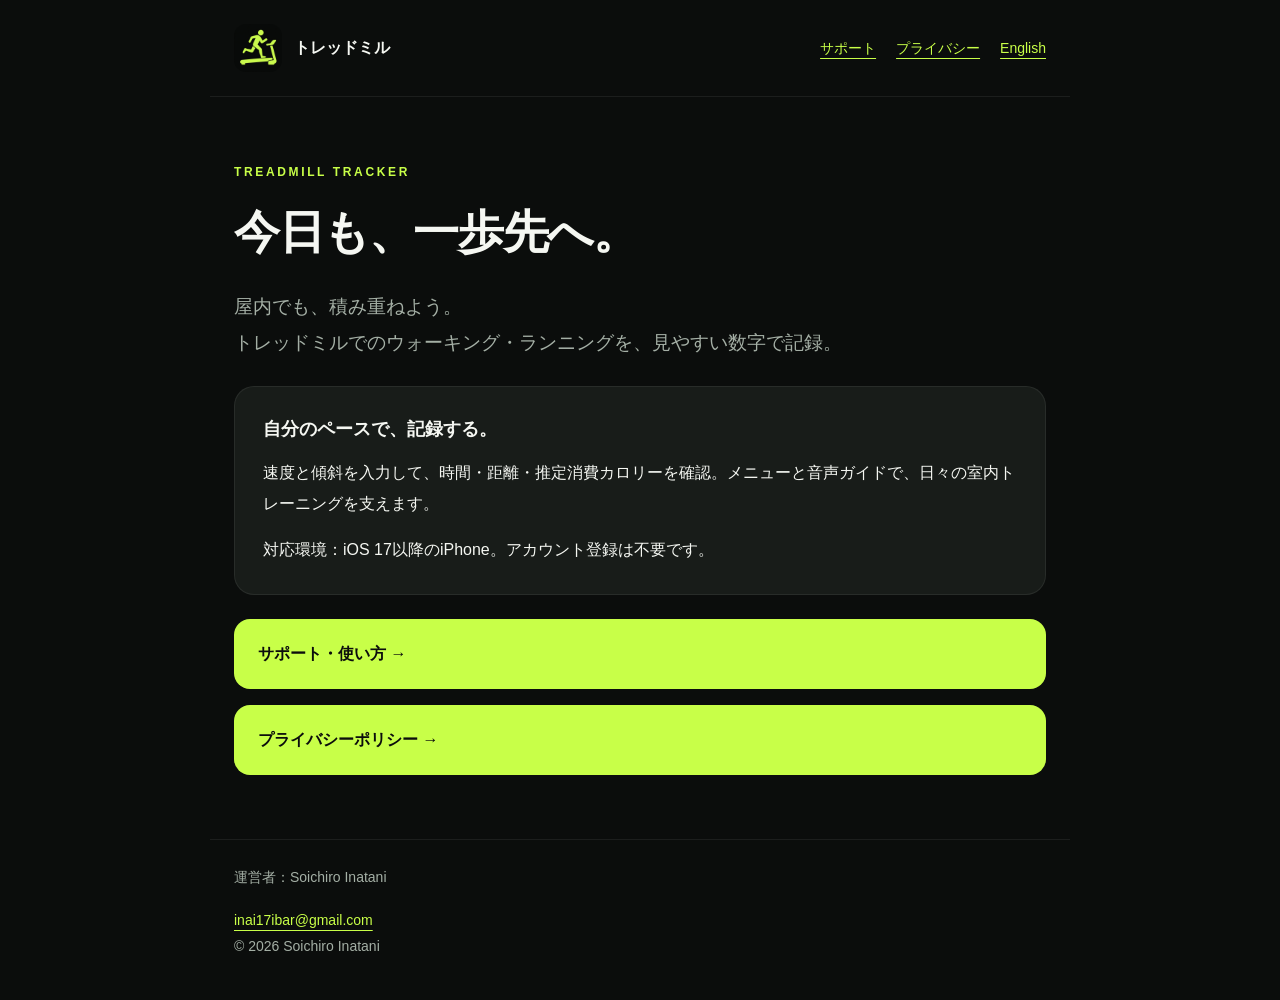
<file: docs/index.html>
<!doctype html>
<html lang="ja">
<head>
  <meta charset="utf-8">
  <meta name="viewport" content="width=device-width, initial-scale=1">
  <meta name="color-scheme" content="dark">
  <meta name="description" content="トレッドミルのサポートとプライバシー情報。屋内ウォーキング・ランニングの記録に。">
  <title>今日も、一歩先へ。 | トレッドミル</title>
  <link rel="canonical" href="https://inai17ibar.github.io/treadmill-tracker-ios/index.html">
  <link rel="alternate" hreflang="ja" href="https://inai17ibar.github.io/treadmill-tracker-ios/index.html">
  <link rel="alternate" hreflang="en" href="https://inai17ibar.github.io/treadmill-tracker-ios/en/index.html">
  <link rel="icon" href="icon.png" type="image/png">
  <link rel="stylesheet" href="style.css">
</head>
<body>
  <a class="skip" href="#main">本文へ</a>
  <header><a class="brand" href="index.html"><img src="icon.png" alt="" width="48" height="48">トレッドミル</a>
  <nav aria-label="メインメニュー"><a href="support.html">サポート</a><a href="privacy.html">プライバシー</a><a href="en/index.html" lang="en">English</a></nav></header>
  <main id="main"><p class="eyebrow">TREADMILL TRACKER</p><h1>今日も、一歩先へ。</h1><p class="lead">屋内でも、積み重ねよう。<br>トレッドミルでのウォーキング・ランニングを、見やすい数字で記録。</p>
<section><h2>自分のペースで、記録する。</h2><p>速度と傾斜を入力して、時間・距離・推定消費カロリーを確認。メニューと音声ガイドで、日々の室内トレーニングを支えます。</p><p>対応環境：iOS 17以降のiPhone。アカウント登録は不要です。</p></section>
<div class="links"><a href="support.html">サポート・使い方 →</a><a href="privacy.html">プライバシーポリシー →</a></div></main>
  <footer><p>運営者：Soichiro Inatani</p><a href="mailto:inai17ibar@gmail.com">inai17ibar@gmail.com</a>
  <p>© 2026 Soichiro Inatani</p></footer>
</body>
</html>
</file>
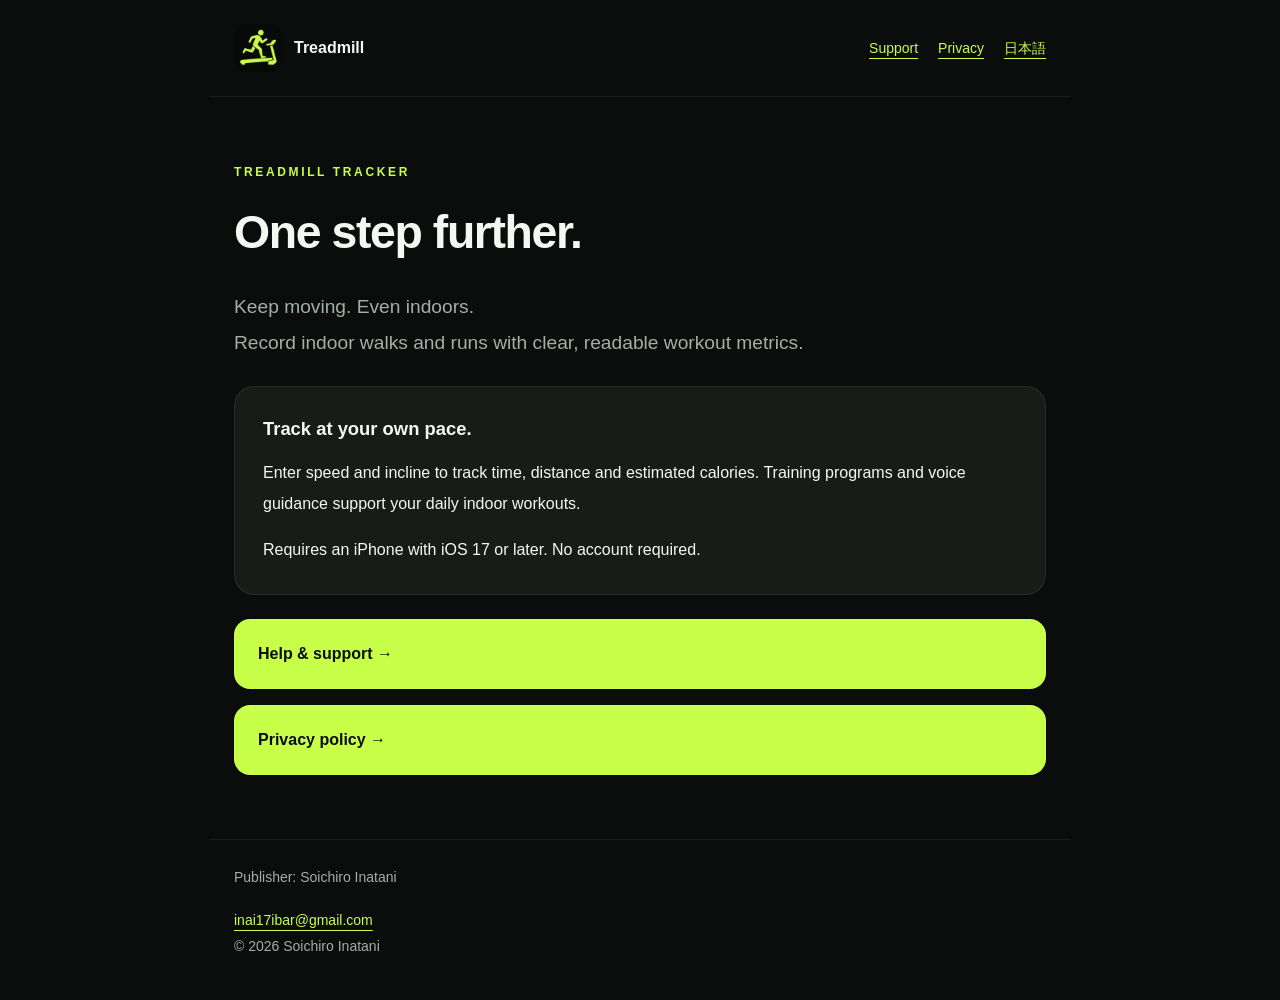
<file: docs/en/index.html>
<!doctype html>
<html lang="en">
<head>
  <meta charset="utf-8">
  <meta name="viewport" content="width=device-width, initial-scale=1">
  <meta name="color-scheme" content="dark">
  <meta name="description" content="Help and privacy information for Treadmill, an indoor walking and running workout tracker.">
  <title>One step further. | Treadmill</title>
  <link rel="canonical" href="https://inai17ibar.github.io/treadmill-tracker-ios/en/index.html">
  <link rel="alternate" hreflang="ja" href="https://inai17ibar.github.io/treadmill-tracker-ios/index.html">
  <link rel="alternate" hreflang="en" href="https://inai17ibar.github.io/treadmill-tracker-ios/en/index.html">
  <link rel="icon" href="../icon.png" type="image/png">
  <link rel="stylesheet" href="../style.css">
</head>
<body>
  <a class="skip" href="#main">Skip to content</a>
  <header><a class="brand" href="index.html"><img src="../icon.png" alt="" width="48" height="48">Treadmill</a>
  <nav aria-label="Main navigation"><a href="support.html">Support</a><a href="privacy.html">Privacy</a><a href="../index.html" lang="ja">日本語</a></nav></header>
  <main id="main"><p class="eyebrow">TREADMILL TRACKER</p><h1>One step further.</h1><p class="lead">Keep moving. Even indoors.<br>Record indoor walks and runs with clear, readable workout metrics.</p>
<section><h2>Track at your own pace.</h2><p>Enter speed and incline to track time, distance and estimated calories. Training programs and voice guidance support your daily indoor workouts.</p><p>Requires an iPhone with iOS 17 or later. No account required.</p></section>
<div class="links"><a href="support.html">Help & support →</a><a href="privacy.html">Privacy policy →</a></div></main>
  <footer><p>Publisher: Soichiro Inatani</p><a href="mailto:inai17ibar@gmail.com">inai17ibar@gmail.com</a>
  <p>© 2026 Soichiro Inatani</p></footer>
</body>
</html>
</file>
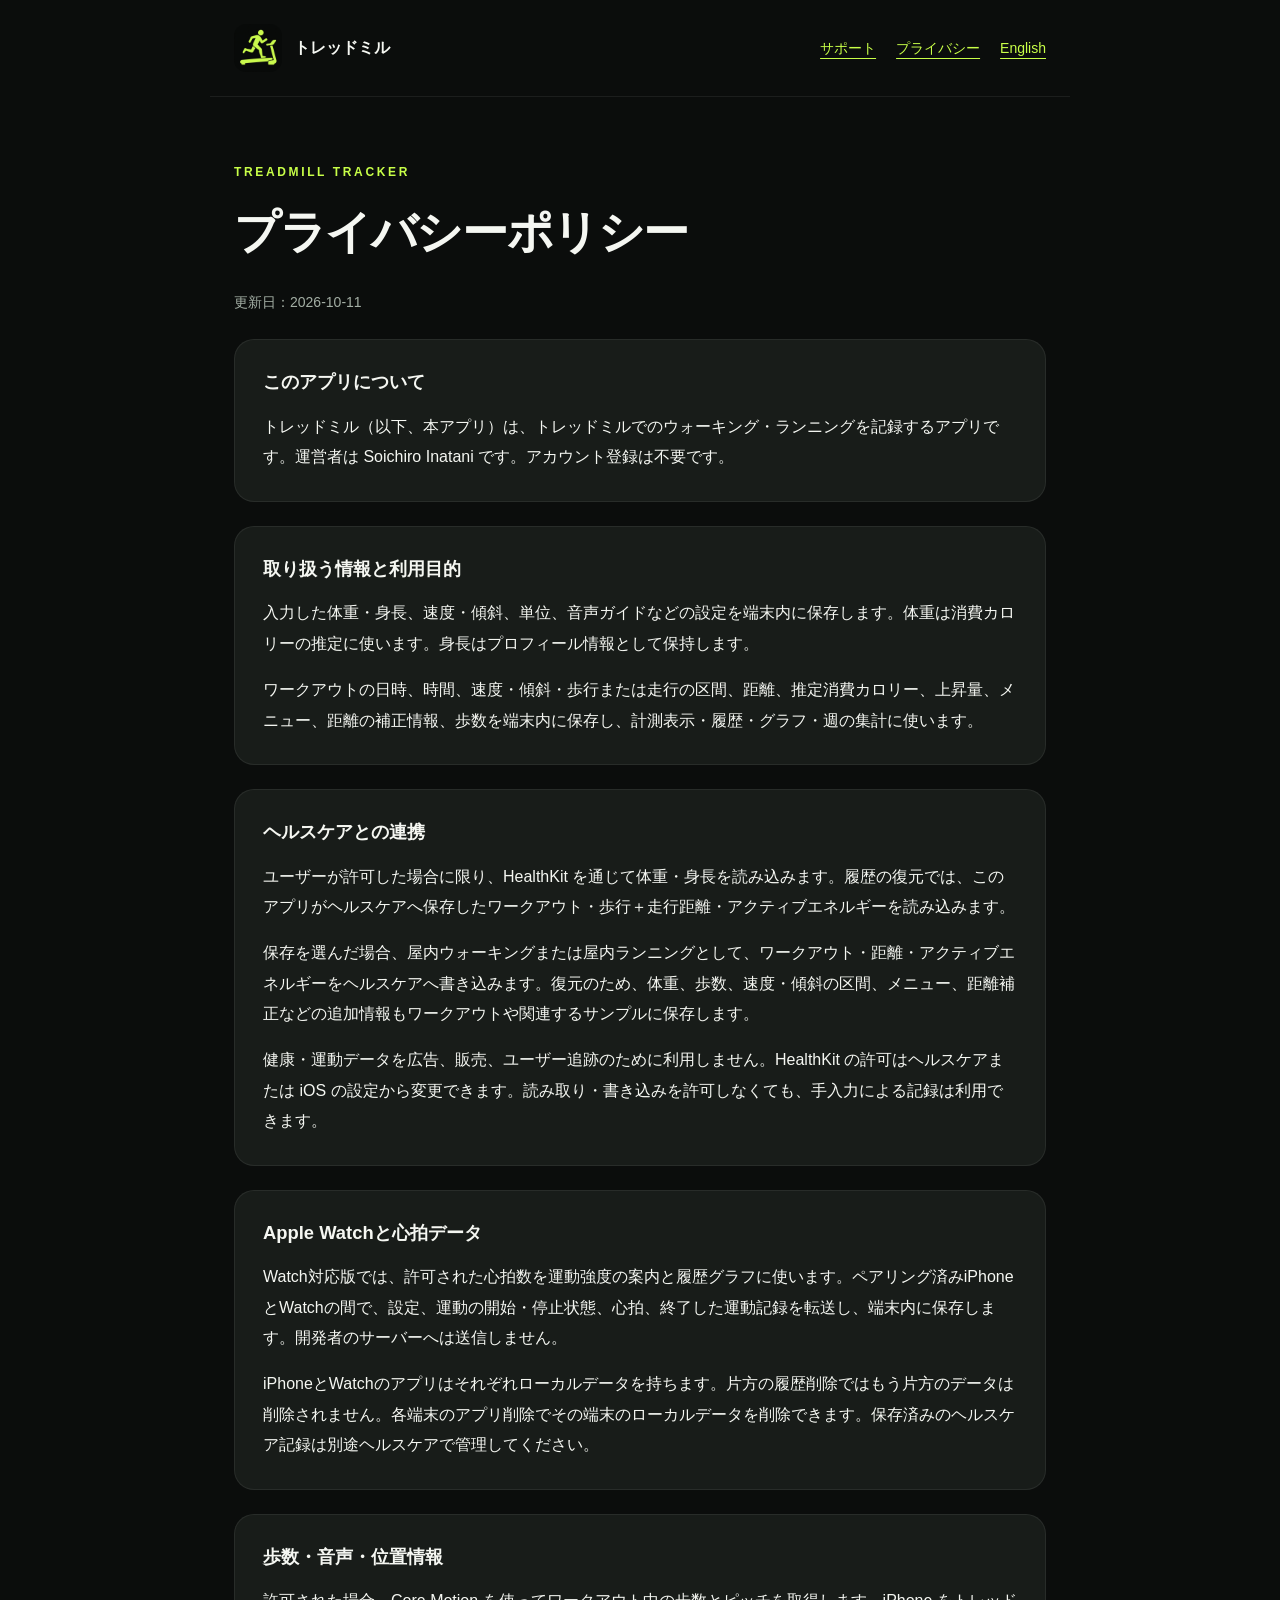
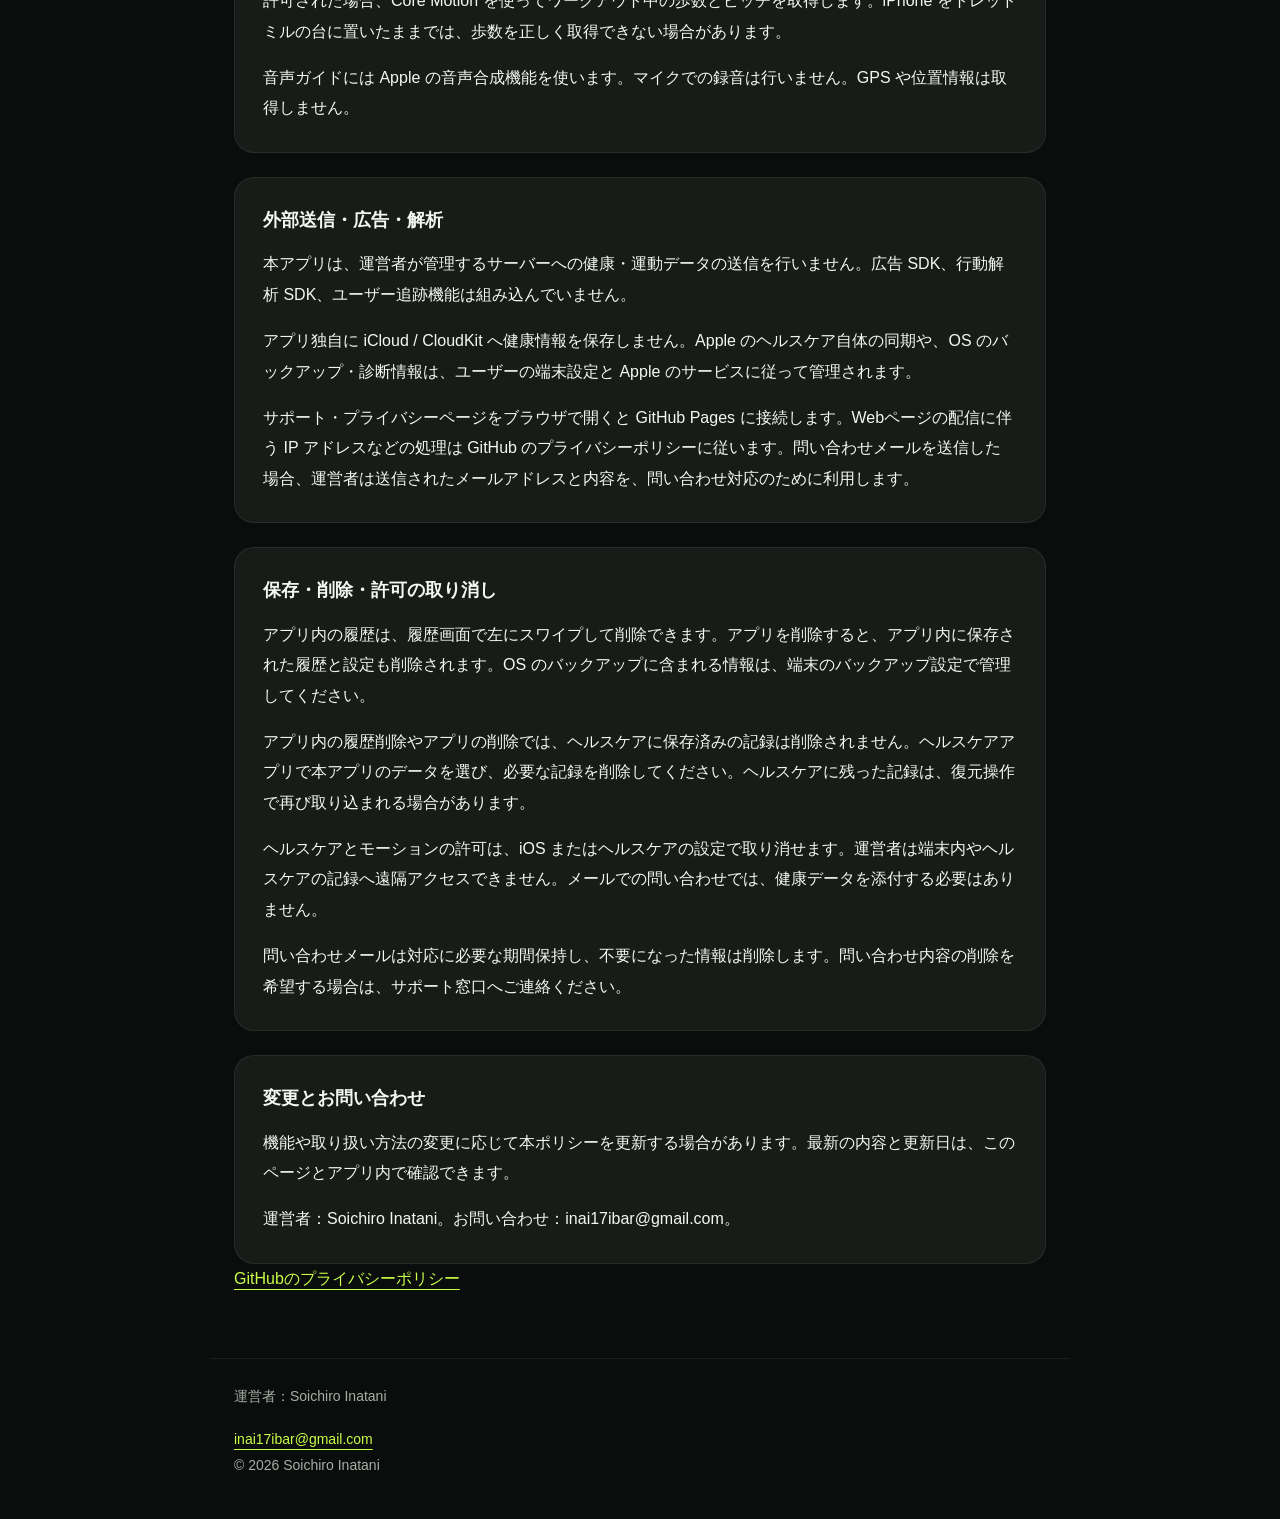
<file: docs/privacy.html>
<!doctype html>
<html lang="ja">
<head>
  <meta charset="utf-8">
  <meta name="viewport" content="width=device-width, initial-scale=1">
  <meta name="color-scheme" content="dark">
  <meta name="description" content="トレッドミルのサポートとプライバシー情報。屋内ウォーキング・ランニングの記録に。">
  <title>プライバシーポリシー | トレッドミル</title>
  <link rel="canonical" href="https://inai17ibar.github.io/treadmill-tracker-ios/privacy.html">
  <link rel="alternate" hreflang="ja" href="https://inai17ibar.github.io/treadmill-tracker-ios/privacy.html">
  <link rel="alternate" hreflang="en" href="https://inai17ibar.github.io/treadmill-tracker-ios/en/privacy.html">
  <link rel="icon" href="icon.png" type="image/png">
  <link rel="stylesheet" href="style.css">
</head>
<body>
  <a class="skip" href="#main">本文へ</a>
  <header><a class="brand" href="index.html"><img src="icon.png" alt="" width="48" height="48">トレッドミル</a>
  <nav aria-label="メインメニュー"><a href="support.html">サポート</a><a href="privacy.html">プライバシー</a><a href="en/privacy.html" lang="en">English</a></nav></header>
  <main id="main"><p class="eyebrow">TREADMILL TRACKER</p><h1>プライバシーポリシー</h1><p class="updated">更新日：2026-10-11</p>
<section><h2>このアプリについて</h2><p>トレッドミル（以下、本アプリ）は、トレッドミルでのウォーキング・ランニングを記録するアプリです。運営者は Soichiro Inatani です。アカウント登録は不要です。</p></section>
<section><h2>取り扱う情報と利用目的</h2><p>入力した体重・身長、速度・傾斜、単位、音声ガイドなどの設定を端末内に保存します。体重は消費カロリーの推定に使います。身長はプロフィール情報として保持します。</p><p>ワークアウトの日時、時間、速度・傾斜・歩行または走行の区間、距離、推定消費カロリー、上昇量、メニュー、距離の補正情報、歩数を端末内に保存し、計測表示・履歴・グラフ・週の集計に使います。</p></section>
<section><h2>ヘルスケアとの連携</h2><p>ユーザーが許可した場合に限り、HealthKit を通じて体重・身長を読み込みます。履歴の復元では、このアプリがヘルスケアへ保存したワークアウト・歩行＋走行距離・アクティブエネルギーを読み込みます。</p><p>保存を選んだ場合、屋内ウォーキングまたは屋内ランニングとして、ワークアウト・距離・アクティブエネルギーをヘルスケアへ書き込みます。復元のため、体重、歩数、速度・傾斜の区間、メニュー、距離補正などの追加情報もワークアウトや関連するサンプルに保存します。</p><p>健康・運動データを広告、販売、ユーザー追跡のために利用しません。HealthKit の許可はヘルスケアまたは iOS の設定から変更できます。読み取り・書き込みを許可しなくても、手入力による記録は利用できます。</p></section>
<section><h2>Apple Watchと心拍データ</h2><p>Watch対応版では、許可された心拍数を運動強度の案内と履歴グラフに使います。ペアリング済みiPhoneとWatchの間で、設定、運動の開始・停止状態、心拍、終了した運動記録を転送し、端末内に保存します。開発者のサーバーへは送信しません。</p><p>iPhoneとWatchのアプリはそれぞれローカルデータを持ちます。片方の履歴削除ではもう片方のデータは削除されません。各端末のアプリ削除でその端末のローカルデータを削除できます。保存済みのヘルスケア記録は別途ヘルスケアで管理してください。</p></section>
<section><h2>歩数・音声・位置情報</h2><p>許可された場合、Core Motion を使ってワークアウト中の歩数とピッチを取得します。iPhone をトレッドミルの台に置いたままでは、歩数を正しく取得できない場合があります。</p><p>音声ガイドには Apple の音声合成機能を使います。マイクでの録音は行いません。GPS や位置情報は取得しません。</p></section>
<section><h2>外部送信・広告・解析</h2><p>本アプリは、運営者が管理するサーバーへの健康・運動データの送信を行いません。広告 SDK、行動解析 SDK、ユーザー追跡機能は組み込んでいません。</p><p>アプリ独自に iCloud / CloudKit へ健康情報を保存しません。Apple のヘルスケア自体の同期や、OS のバックアップ・診断情報は、ユーザーの端末設定と Apple のサービスに従って管理されます。</p><p>サポート・プライバシーページをブラウザで開くと GitHub Pages に接続します。Webページの配信に伴う IP アドレスなどの処理は GitHub のプライバシーポリシーに従います。問い合わせメールを送信した場合、運営者は送信されたメールアドレスと内容を、問い合わせ対応のために利用します。</p></section>
<section><h2>保存・削除・許可の取り消し</h2><p>アプリ内の履歴は、履歴画面で左にスワイプして削除できます。アプリを削除すると、アプリ内に保存された履歴と設定も削除されます。OS のバックアップに含まれる情報は、端末のバックアップ設定で管理してください。</p><p>アプリ内の履歴削除やアプリの削除では、ヘルスケアに保存済みの記録は削除されません。ヘルスケアアプリで本アプリのデータを選び、必要な記録を削除してください。ヘルスケアに残った記録は、復元操作で再び取り込まれる場合があります。</p><p>ヘルスケアとモーションの許可は、iOS またはヘルスケアの設定で取り消せます。運営者は端末内やヘルスケアの記録へ遠隔アクセスできません。メールでの問い合わせでは、健康データを添付する必要はありません。</p><p>問い合わせメールは対応に必要な期間保持し、不要になった情報は削除します。問い合わせ内容の削除を希望する場合は、サポート窓口へご連絡ください。</p></section>
<section><h2>変更とお問い合わせ</h2><p>機能や取り扱い方法の変更に応じて本ポリシーを更新する場合があります。最新の内容と更新日は、このページとアプリ内で確認できます。</p><p>運営者：Soichiro Inatani。お問い合わせ：inai17ibar@gmail.com。</p></section>
<p><a href="https://docs.github.com/ja/site-policy/privacy-policies/github-general-privacy-statement">GitHubのプライバシーポリシー</a></p></main>
  <footer><p>運営者：Soichiro Inatani</p><a href="mailto:inai17ibar@gmail.com">inai17ibar@gmail.com</a>
  <p>© 2026 Soichiro Inatani</p></footer>
</body>
</html>
</file>
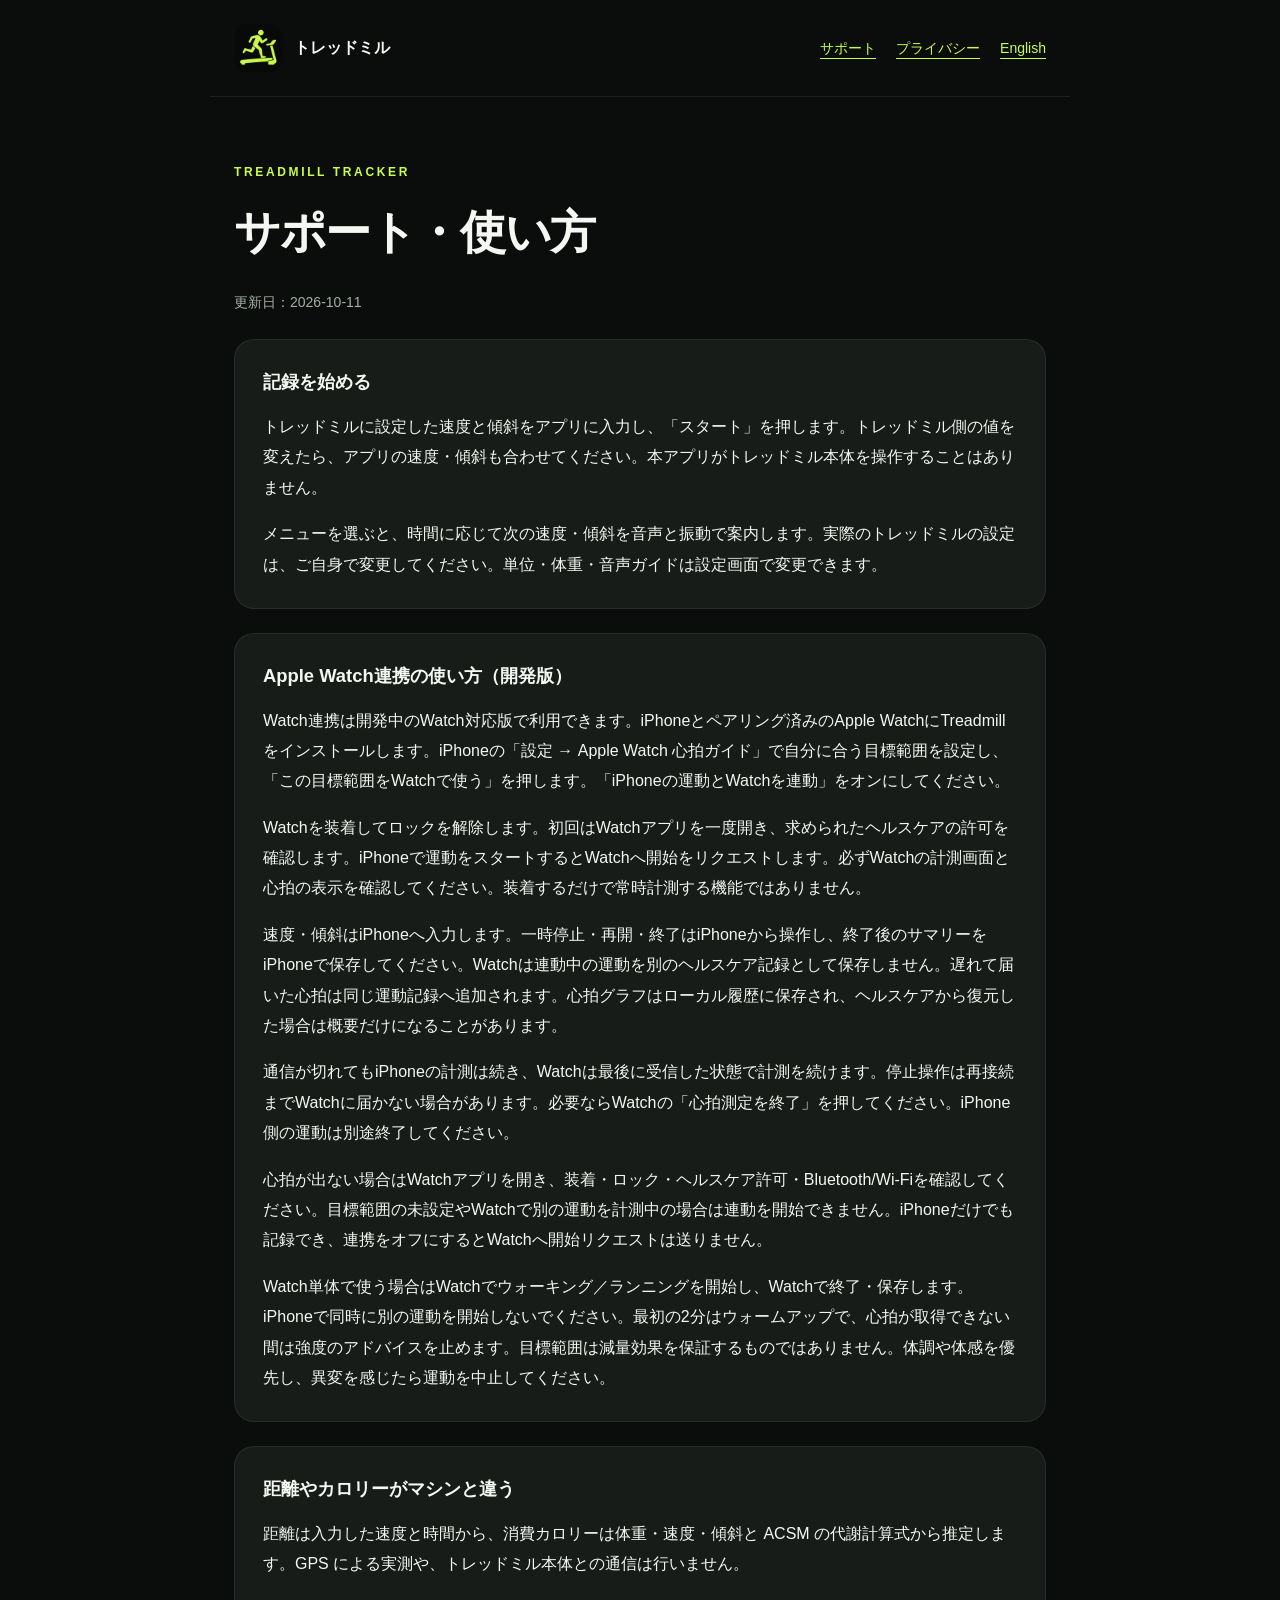
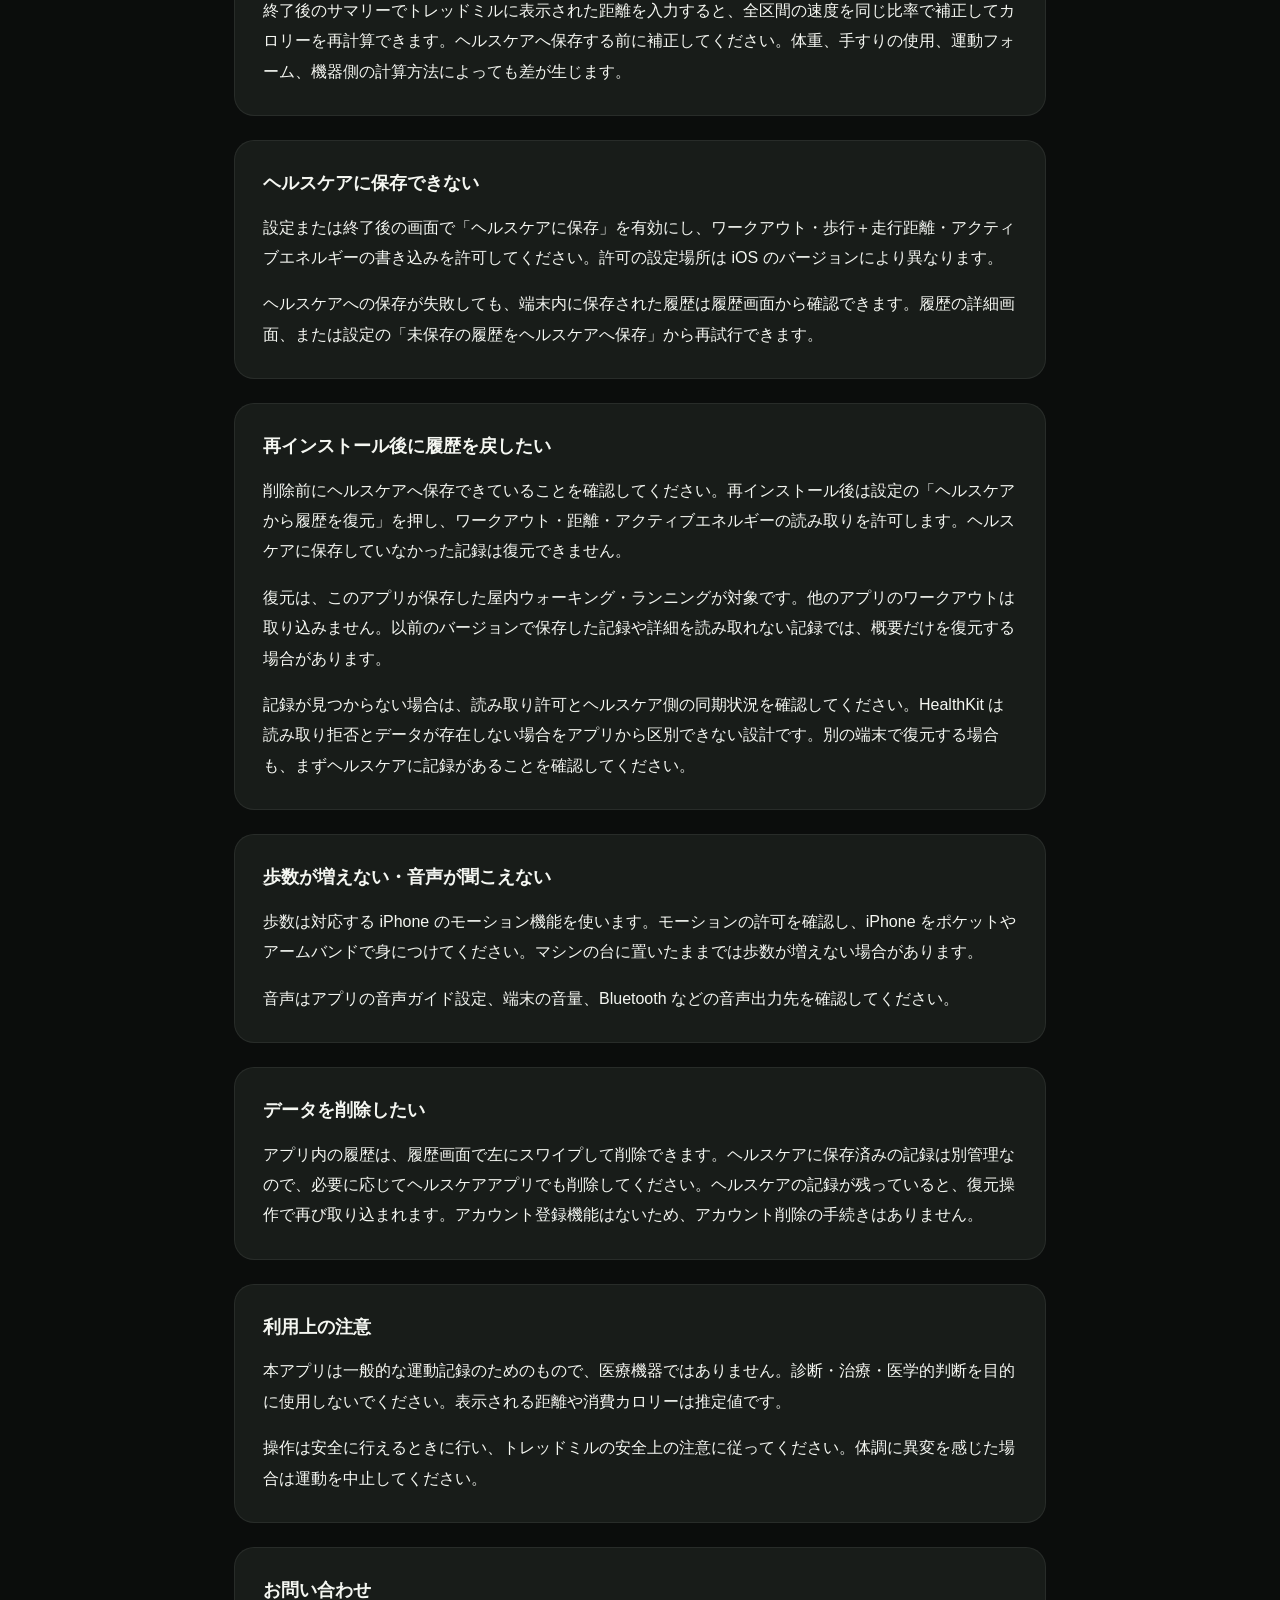
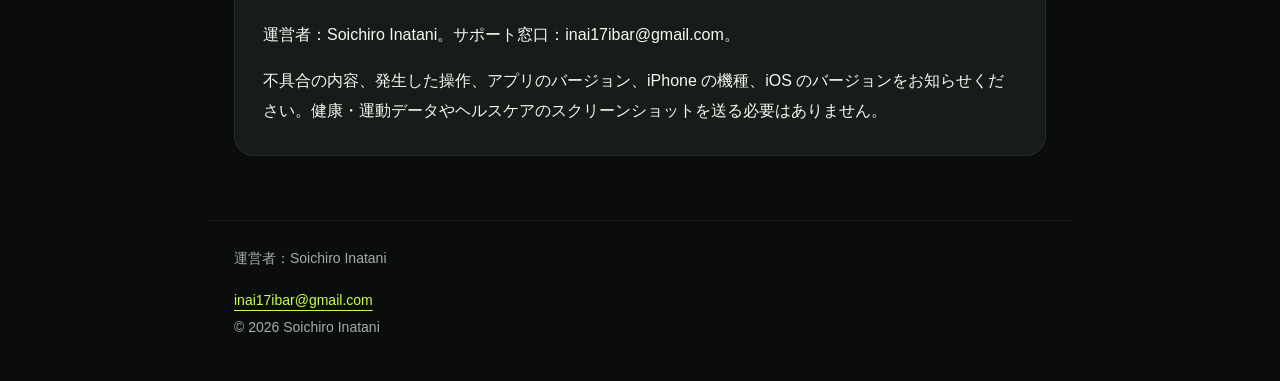
<file: docs/support.html>
<!doctype html>
<html lang="ja">
<head>
  <meta charset="utf-8">
  <meta name="viewport" content="width=device-width, initial-scale=1">
  <meta name="color-scheme" content="dark">
  <meta name="description" content="トレッドミルのサポートとプライバシー情報。屋内ウォーキング・ランニングの記録に。">
  <title>サポート・使い方 | トレッドミル</title>
  <link rel="canonical" href="https://inai17ibar.github.io/treadmill-tracker-ios/support.html">
  <link rel="alternate" hreflang="ja" href="https://inai17ibar.github.io/treadmill-tracker-ios/support.html">
  <link rel="alternate" hreflang="en" href="https://inai17ibar.github.io/treadmill-tracker-ios/en/support.html">
  <link rel="icon" href="icon.png" type="image/png">
  <link rel="stylesheet" href="style.css">
</head>
<body>
  <a class="skip" href="#main">本文へ</a>
  <header><a class="brand" href="index.html"><img src="icon.png" alt="" width="48" height="48">トレッドミル</a>
  <nav aria-label="メインメニュー"><a href="support.html">サポート</a><a href="privacy.html">プライバシー</a><a href="en/support.html" lang="en">English</a></nav></header>
  <main id="main"><p class="eyebrow">TREADMILL TRACKER</p><h1>サポート・使い方</h1><p class="updated">更新日：2026-10-11</p>
<section><h2>記録を始める</h2><p>トレッドミルに設定した速度と傾斜をアプリに入力し、「スタート」を押します。トレッドミル側の値を変えたら、アプリの速度・傾斜も合わせてください。本アプリがトレッドミル本体を操作することはありません。</p><p>メニューを選ぶと、時間に応じて次の速度・傾斜を音声と振動で案内します。実際のトレッドミルの設定は、ご自身で変更してください。単位・体重・音声ガイドは設定画面で変更できます。</p></section>
<section><h2>Apple Watch連携の使い方（開発版）</h2><p>Watch連携は開発中のWatch対応版で利用できます。iPhoneとペアリング済みのApple WatchにTreadmillをインストールします。iPhoneの「設定 → Apple Watch 心拍ガイド」で自分に合う目標範囲を設定し、「この目標範囲をWatchで使う」を押します。「iPhoneの運動とWatchを連動」をオンにしてください。</p><p>Watchを装着してロックを解除します。初回はWatchアプリを一度開き、求められたヘルスケアの許可を確認します。iPhoneで運動をスタートするとWatchへ開始をリクエストします。必ずWatchの計測画面と心拍の表示を確認してください。装着するだけで常時計測する機能ではありません。</p><p>速度・傾斜はiPhoneへ入力します。一時停止・再開・終了はiPhoneから操作し、終了後のサマリーをiPhoneで保存してください。Watchは連動中の運動を別のヘルスケア記録として保存しません。遅れて届いた心拍は同じ運動記録へ追加されます。心拍グラフはローカル履歴に保存され、ヘルスケアから復元した場合は概要だけになることがあります。</p><p>通信が切れてもiPhoneの計測は続き、Watchは最後に受信した状態で計測を続けます。停止操作は再接続までWatchに届かない場合があります。必要ならWatchの「心拍測定を終了」を押してください。iPhone側の運動は別途終了してください。</p><p>心拍が出ない場合はWatchアプリを開き、装着・ロック・ヘルスケア許可・Bluetooth/Wi-Fiを確認してください。目標範囲の未設定やWatchで別の運動を計測中の場合は連動を開始できません。iPhoneだけでも記録でき、連携をオフにするとWatchへ開始リクエストは送りません。</p><p>Watch単体で使う場合はWatchでウォーキング／ランニングを開始し、Watchで終了・保存します。iPhoneで同時に別の運動を開始しないでください。最初の2分はウォームアップで、心拍が取得できない間は強度のアドバイスを止めます。目標範囲は減量効果を保証するものではありません。体調や体感を優先し、異変を感じたら運動を中止してください。</p></section>
<section><h2>距離やカロリーがマシンと違う</h2><p>距離は入力した速度と時間から、消費カロリーは体重・速度・傾斜と ACSM の代謝計算式から推定します。GPS による実測や、トレッドミル本体との通信は行いません。</p><p>終了後のサマリーでトレッドミルに表示された距離を入力すると、全区間の速度を同じ比率で補正してカロリーを再計算できます。ヘルスケアへ保存する前に補正してください。体重、手すりの使用、運動フォーム、機器側の計算方法によっても差が生じます。</p></section>
<section><h2>ヘルスケアに保存できない</h2><p>設定または終了後の画面で「ヘルスケアに保存」を有効にし、ワークアウト・歩行＋走行距離・アクティブエネルギーの書き込みを許可してください。許可の設定場所は iOS のバージョンにより異なります。</p><p>ヘルスケアへの保存が失敗しても、端末内に保存された履歴は履歴画面から確認できます。履歴の詳細画面、または設定の「未保存の履歴をヘルスケアへ保存」から再試行できます。</p></section>
<section><h2>再インストール後に履歴を戻したい</h2><p>削除前にヘルスケアへ保存できていることを確認してください。再インストール後は設定の「ヘルスケアから履歴を復元」を押し、ワークアウト・距離・アクティブエネルギーの読み取りを許可します。ヘルスケアに保存していなかった記録は復元できません。</p><p>復元は、このアプリが保存した屋内ウォーキング・ランニングが対象です。他のアプリのワークアウトは取り込みません。以前のバージョンで保存した記録や詳細を読み取れない記録では、概要だけを復元する場合があります。</p><p>記録が見つからない場合は、読み取り許可とヘルスケア側の同期状況を確認してください。HealthKit は読み取り拒否とデータが存在しない場合をアプリから区別できない設計です。別の端末で復元する場合も、まずヘルスケアに記録があることを確認してください。</p></section>
<section><h2>歩数が増えない・音声が聞こえない</h2><p>歩数は対応する iPhone のモーション機能を使います。モーションの許可を確認し、iPhone をポケットやアームバンドで身につけてください。マシンの台に置いたままでは歩数が増えない場合があります。</p><p>音声はアプリの音声ガイド設定、端末の音量、Bluetooth などの音声出力先を確認してください。</p></section>
<section><h2>データを削除したい</h2><p>アプリ内の履歴は、履歴画面で左にスワイプして削除できます。ヘルスケアに保存済みの記録は別管理なので、必要に応じてヘルスケアアプリでも削除してください。ヘルスケアの記録が残っていると、復元操作で再び取り込まれます。アカウント登録機能はないため、アカウント削除の手続きはありません。</p></section>
<section><h2>利用上の注意</h2><p>本アプリは一般的な運動記録のためのもので、医療機器ではありません。診断・治療・医学的判断を目的に使用しないでください。表示される距離や消費カロリーは推定値です。</p><p>操作は安全に行えるときに行い、トレッドミルの安全上の注意に従ってください。体調に異変を感じた場合は運動を中止してください。</p></section>
<section><h2>お問い合わせ</h2><p>運営者：Soichiro Inatani。サポート窓口：inai17ibar@gmail.com。</p><p>不具合の内容、発生した操作、アプリのバージョン、iPhone の機種、iOS のバージョンをお知らせください。健康・運動データやヘルスケアのスクリーンショットを送る必要はありません。</p></section></main>
  <footer><p>運営者：Soichiro Inatani</p><a href="mailto:inai17ibar@gmail.com">inai17ibar@gmail.com</a>
  <p>© 2026 Soichiro Inatani</p></footer>
</body>
</html>
</file>
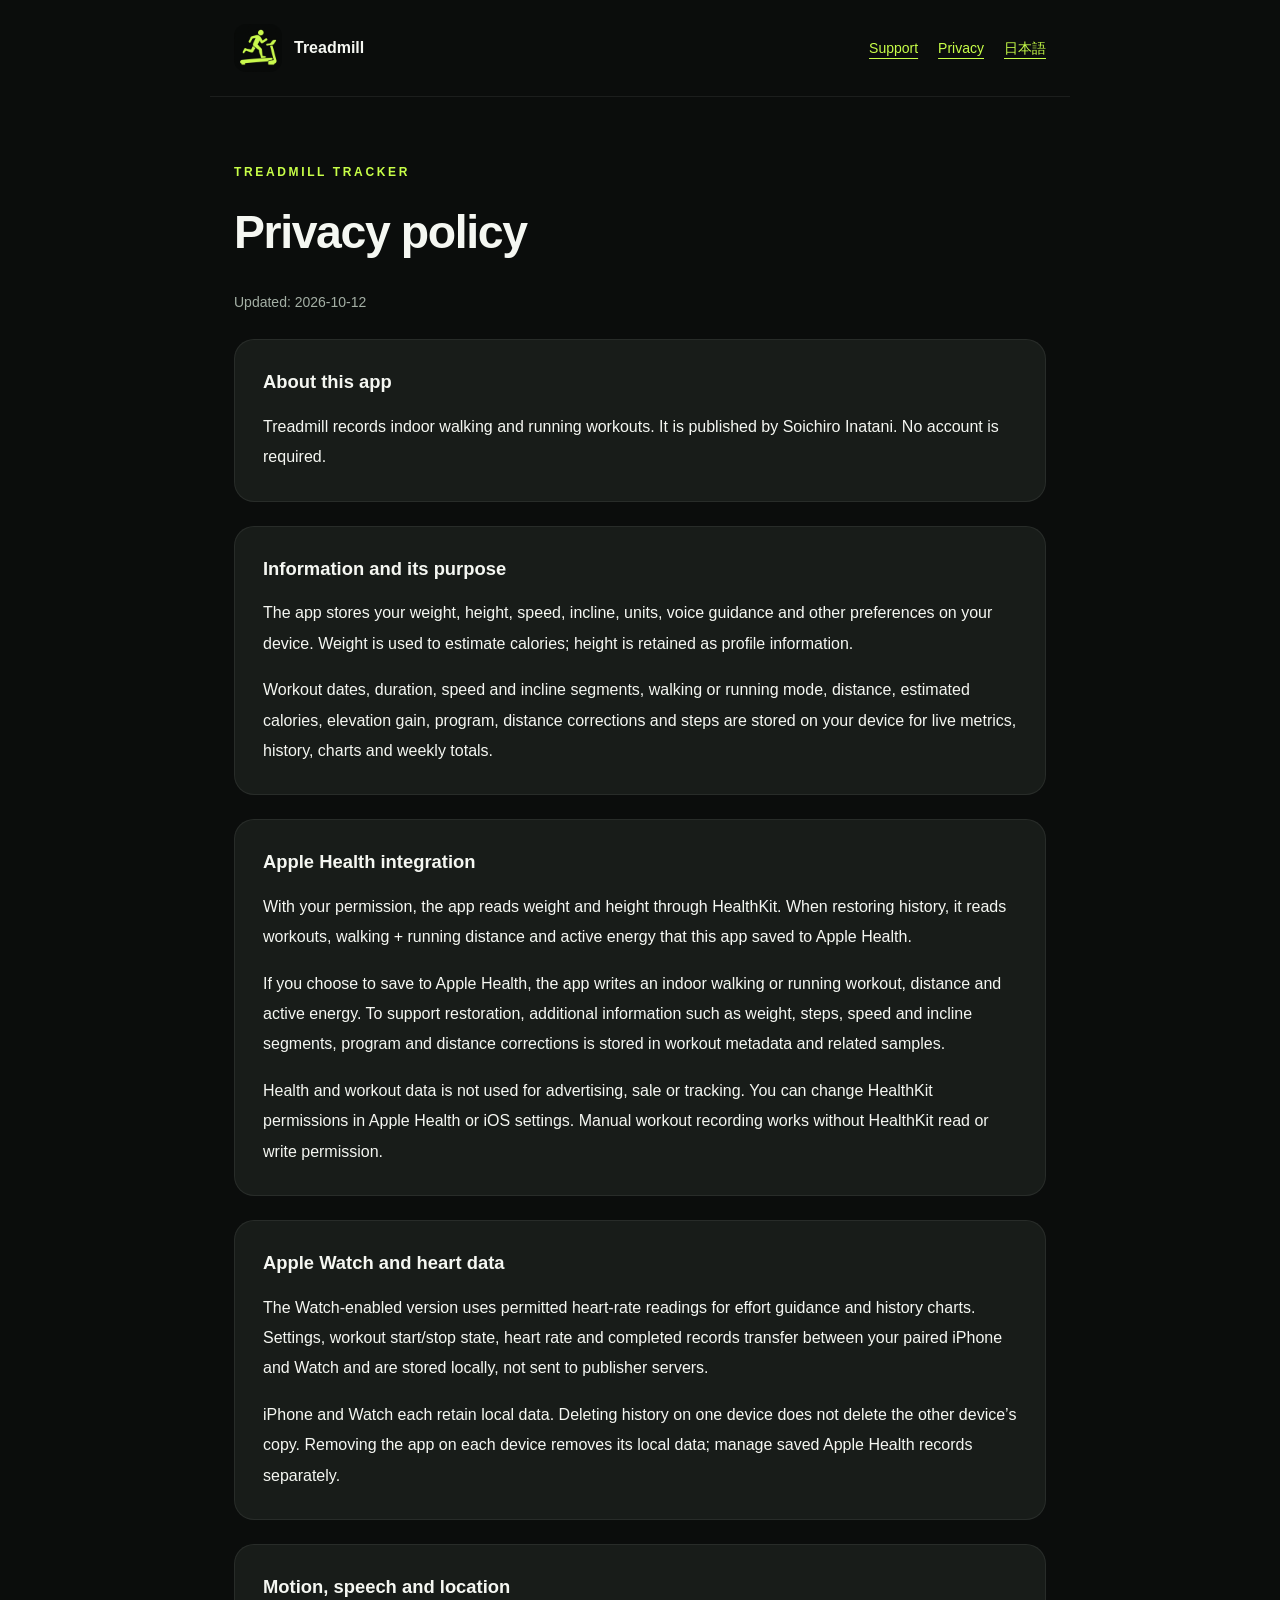
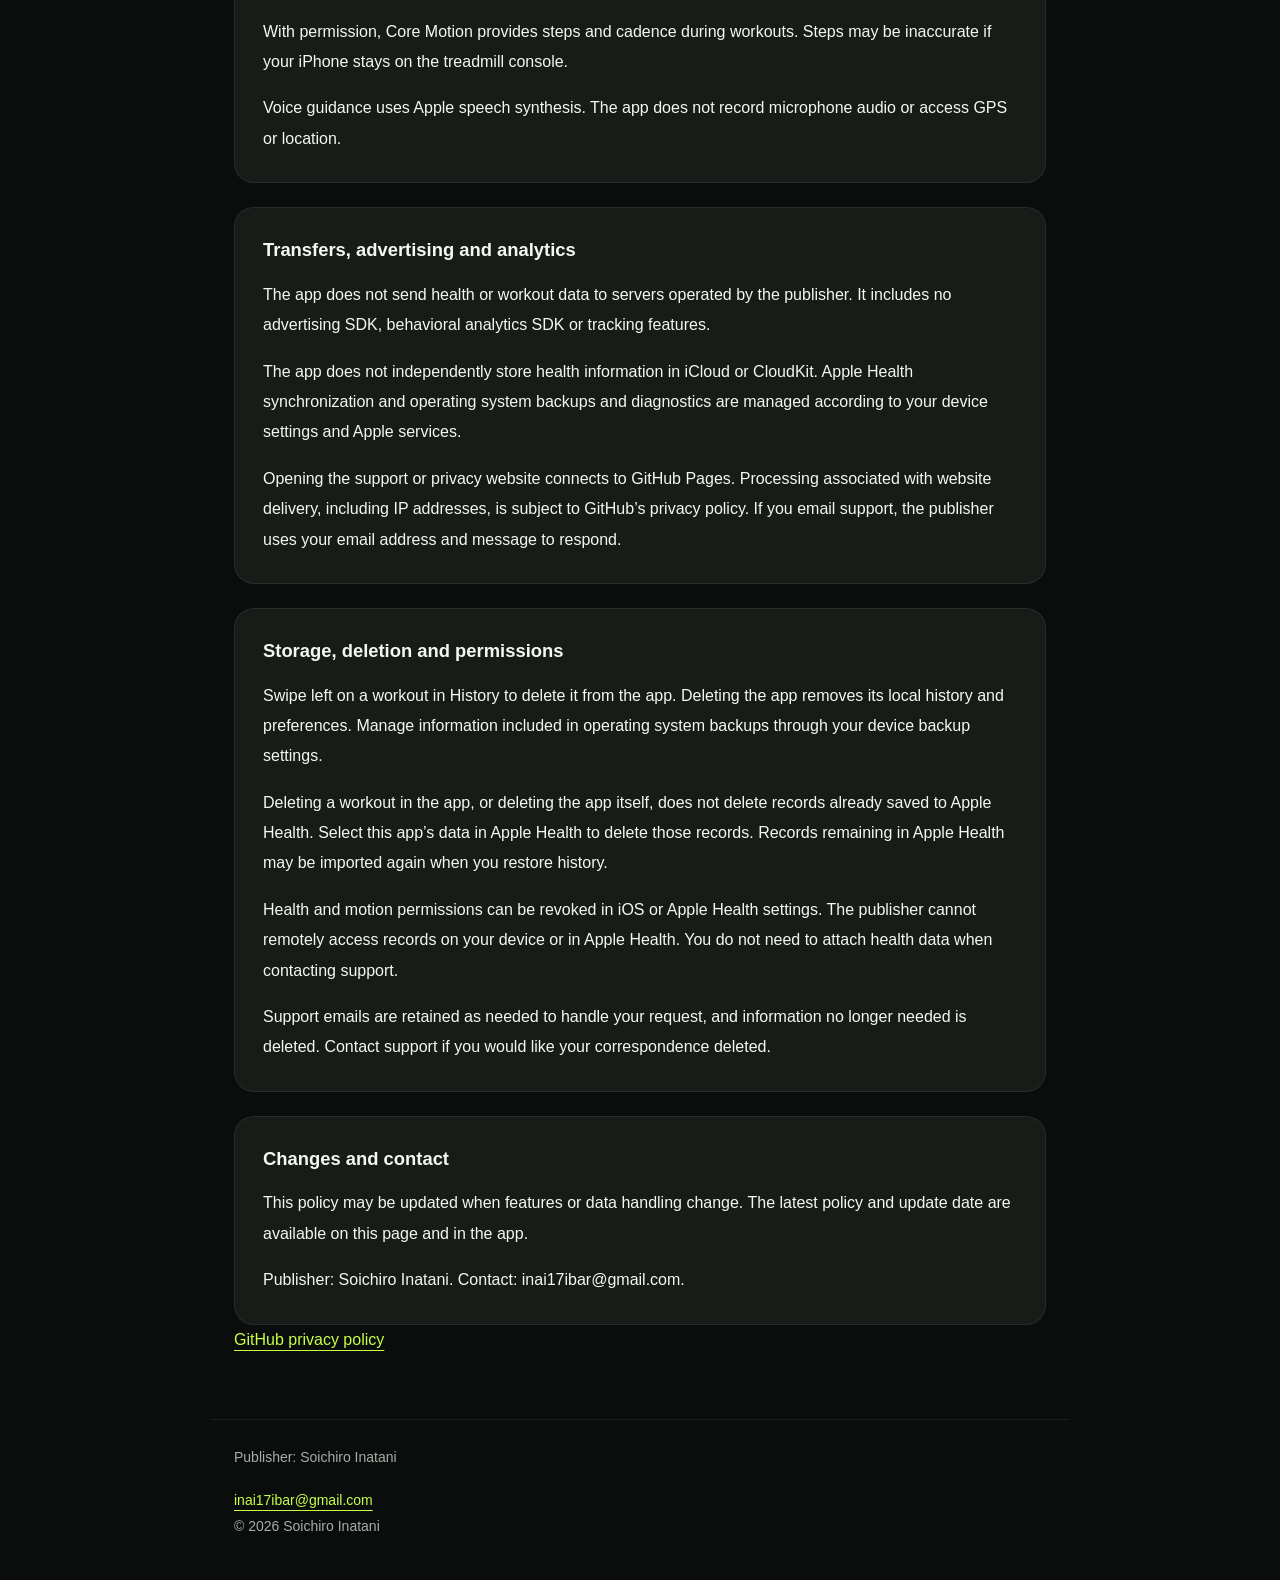
<file: docs/en/privacy.html>
<!doctype html>
<html lang="en">
<head>
  <meta charset="utf-8">
  <meta name="viewport" content="width=device-width, initial-scale=1">
  <meta name="color-scheme" content="dark">
  <meta name="description" content="Help and privacy information for Treadmill, an indoor walking and running workout tracker.">
  <title>Privacy policy | Treadmill</title>
  <link rel="canonical" href="https://inai17ibar.github.io/treadmill-tracker-ios/en/privacy.html">
  <link rel="alternate" hreflang="ja" href="https://inai17ibar.github.io/treadmill-tracker-ios/privacy.html">
  <link rel="alternate" hreflang="en" href="https://inai17ibar.github.io/treadmill-tracker-ios/en/privacy.html">
  <link rel="icon" href="../icon.png" type="image/png">
  <link rel="stylesheet" href="../style.css">
</head>
<body>
  <a class="skip" href="#main">Skip to content</a>
  <header><a class="brand" href="index.html"><img src="../icon.png" alt="" width="48" height="48">Treadmill</a>
  <nav aria-label="Main navigation"><a href="support.html">Support</a><a href="privacy.html">Privacy</a><a href="../privacy.html" lang="ja">日本語</a></nav></header>
  <main id="main"><p class="eyebrow">TREADMILL TRACKER</p><h1>Privacy policy</h1><p class="updated">Updated: 2026-10-12</p>
<section><h2>About this app</h2><p>Treadmill records indoor walking and running workouts. It is published by Soichiro Inatani. No account is required.</p></section>
<section><h2>Information and its purpose</h2><p>The app stores your weight, height, speed, incline, units, voice guidance and other preferences on your device. Weight is used to estimate calories; height is retained as profile information.</p><p>Workout dates, duration, speed and incline segments, walking or running mode, distance, estimated calories, elevation gain, program, distance corrections and steps are stored on your device for live metrics, history, charts and weekly totals.</p></section>
<section><h2>Apple Health integration</h2><p>With your permission, the app reads weight and height through HealthKit. When restoring history, it reads workouts, walking + running distance and active energy that this app saved to Apple Health.</p><p>If you choose to save to Apple Health, the app writes an indoor walking or running workout, distance and active energy. To support restoration, additional information such as weight, steps, speed and incline segments, program and distance corrections is stored in workout metadata and related samples.</p><p>Health and workout data is not used for advertising, sale or tracking. You can change HealthKit permissions in Apple Health or iOS settings. Manual workout recording works without HealthKit read or write permission.</p></section>
<section><h2>Apple Watch and heart data</h2><p>The Watch-enabled version uses permitted heart-rate readings for effort guidance and history charts. Settings, workout start/stop state, heart rate and completed records transfer between your paired iPhone and Watch and are stored locally, not sent to publisher servers.</p><p>iPhone and Watch each retain local data. Deleting history on one device does not delete the other device’s copy. Removing the app on each device removes its local data; manage saved Apple Health records separately.</p></section>
<section><h2>Motion, speech and location</h2><p>With permission, Core Motion provides steps and cadence during workouts. Steps may be inaccurate if your iPhone stays on the treadmill console.</p><p>Voice guidance uses Apple speech synthesis. The app does not record microphone audio or access GPS or location.</p></section>
<section><h2>Transfers, advertising and analytics</h2><p>The app does not send health or workout data to servers operated by the publisher. It includes no advertising SDK, behavioral analytics SDK or tracking features.</p><p>The app does not independently store health information in iCloud or CloudKit. Apple Health synchronization and operating system backups and diagnostics are managed according to your device settings and Apple services.</p><p>Opening the support or privacy website connects to GitHub Pages. Processing associated with website delivery, including IP addresses, is subject to GitHub’s privacy policy. If you email support, the publisher uses your email address and message to respond.</p></section>
<section><h2>Storage, deletion and permissions</h2><p>Swipe left on a workout in History to delete it from the app. Deleting the app removes its local history and preferences. Manage information included in operating system backups through your device backup settings.</p><p>Deleting a workout in the app, or deleting the app itself, does not delete records already saved to Apple Health. Select this app’s data in Apple Health to delete those records. Records remaining in Apple Health may be imported again when you restore history.</p><p>Health and motion permissions can be revoked in iOS or Apple Health settings. The publisher cannot remotely access records on your device or in Apple Health. You do not need to attach health data when contacting support.</p><p>Support emails are retained as needed to handle your request, and information no longer needed is deleted. Contact support if you would like your correspondence deleted.</p></section>
<section><h2>Changes and contact</h2><p>This policy may be updated when features or data handling change. The latest policy and update date are available on this page and in the app.</p><p>Publisher: Soichiro Inatani. Contact: inai17ibar@gmail.com.</p></section>
<p><a href="https://docs.github.com/en/site-policy/privacy-policies/github-general-privacy-statement">GitHub privacy policy</a></p></main>
  <footer><p>Publisher: Soichiro Inatani</p><a href="mailto:inai17ibar@gmail.com">inai17ibar@gmail.com</a>
  <p>© 2026 Soichiro Inatani</p></footer>
</body>
</html>
</file>
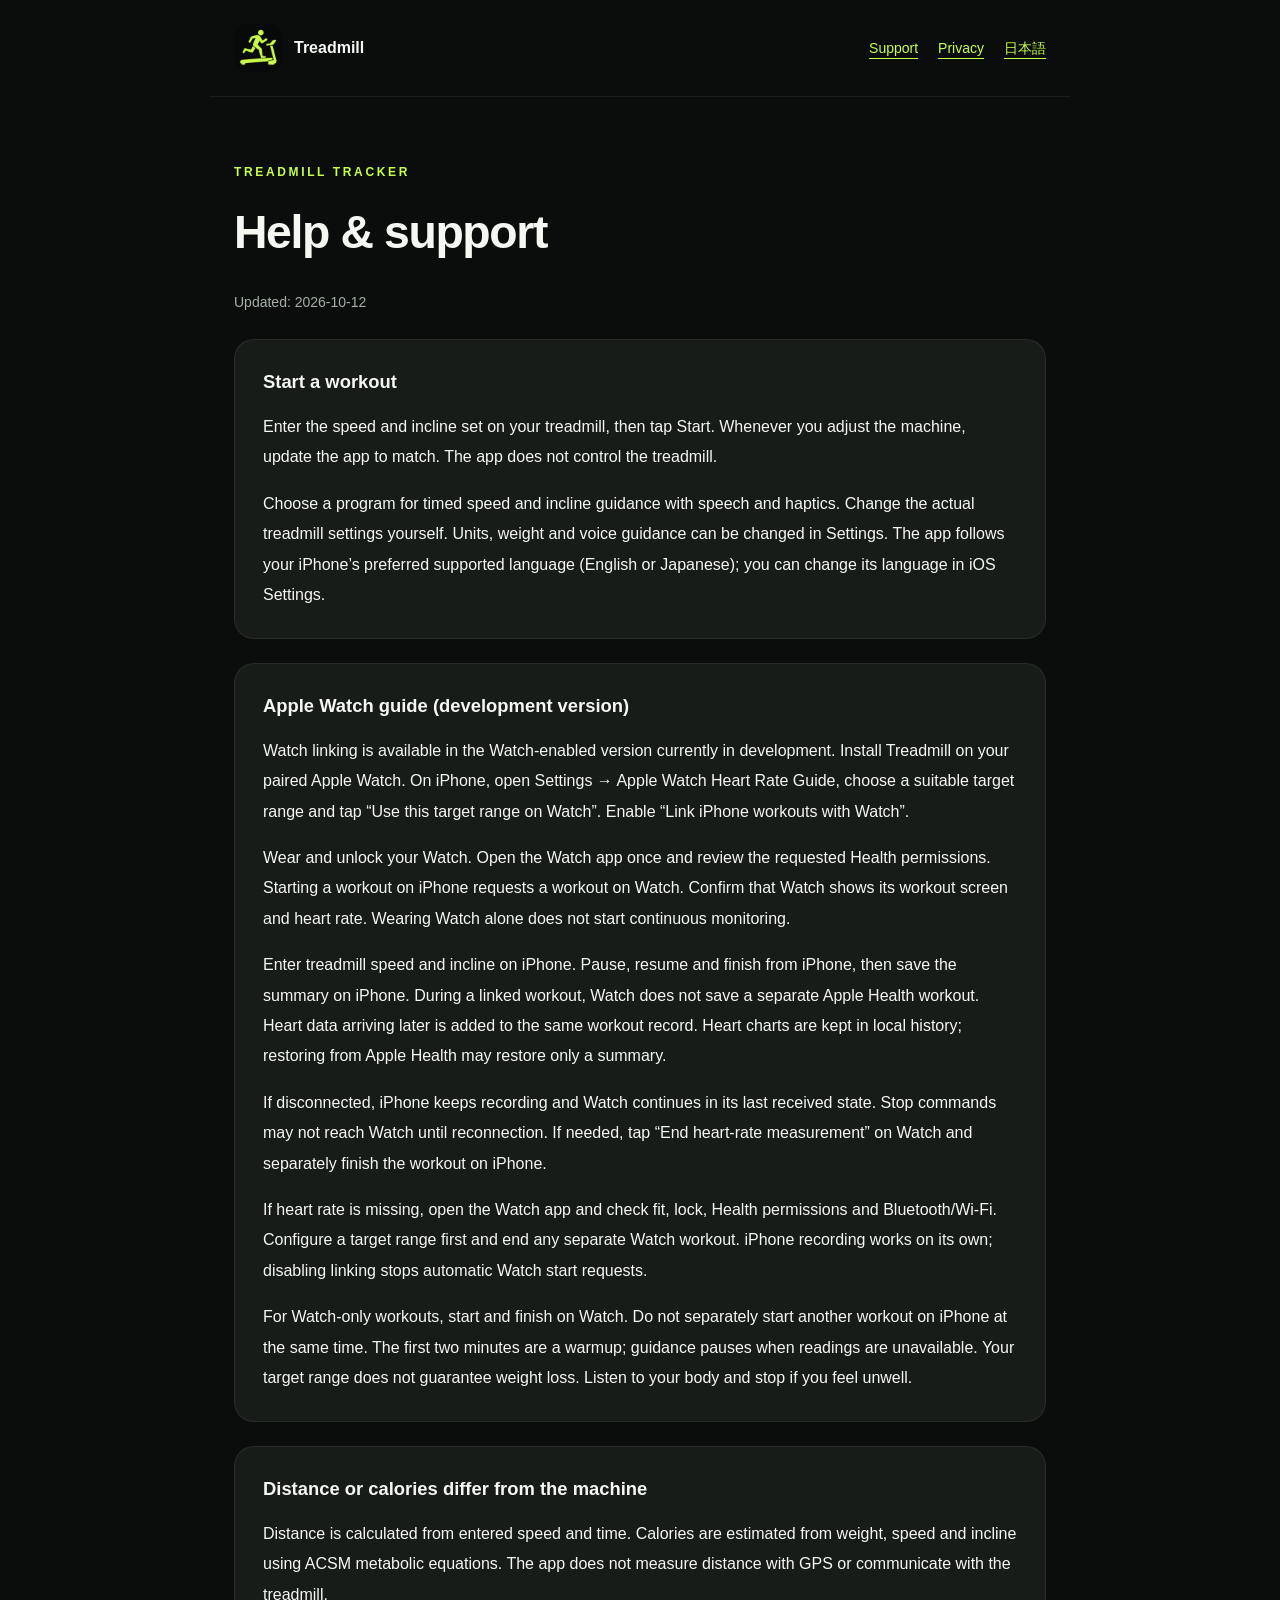
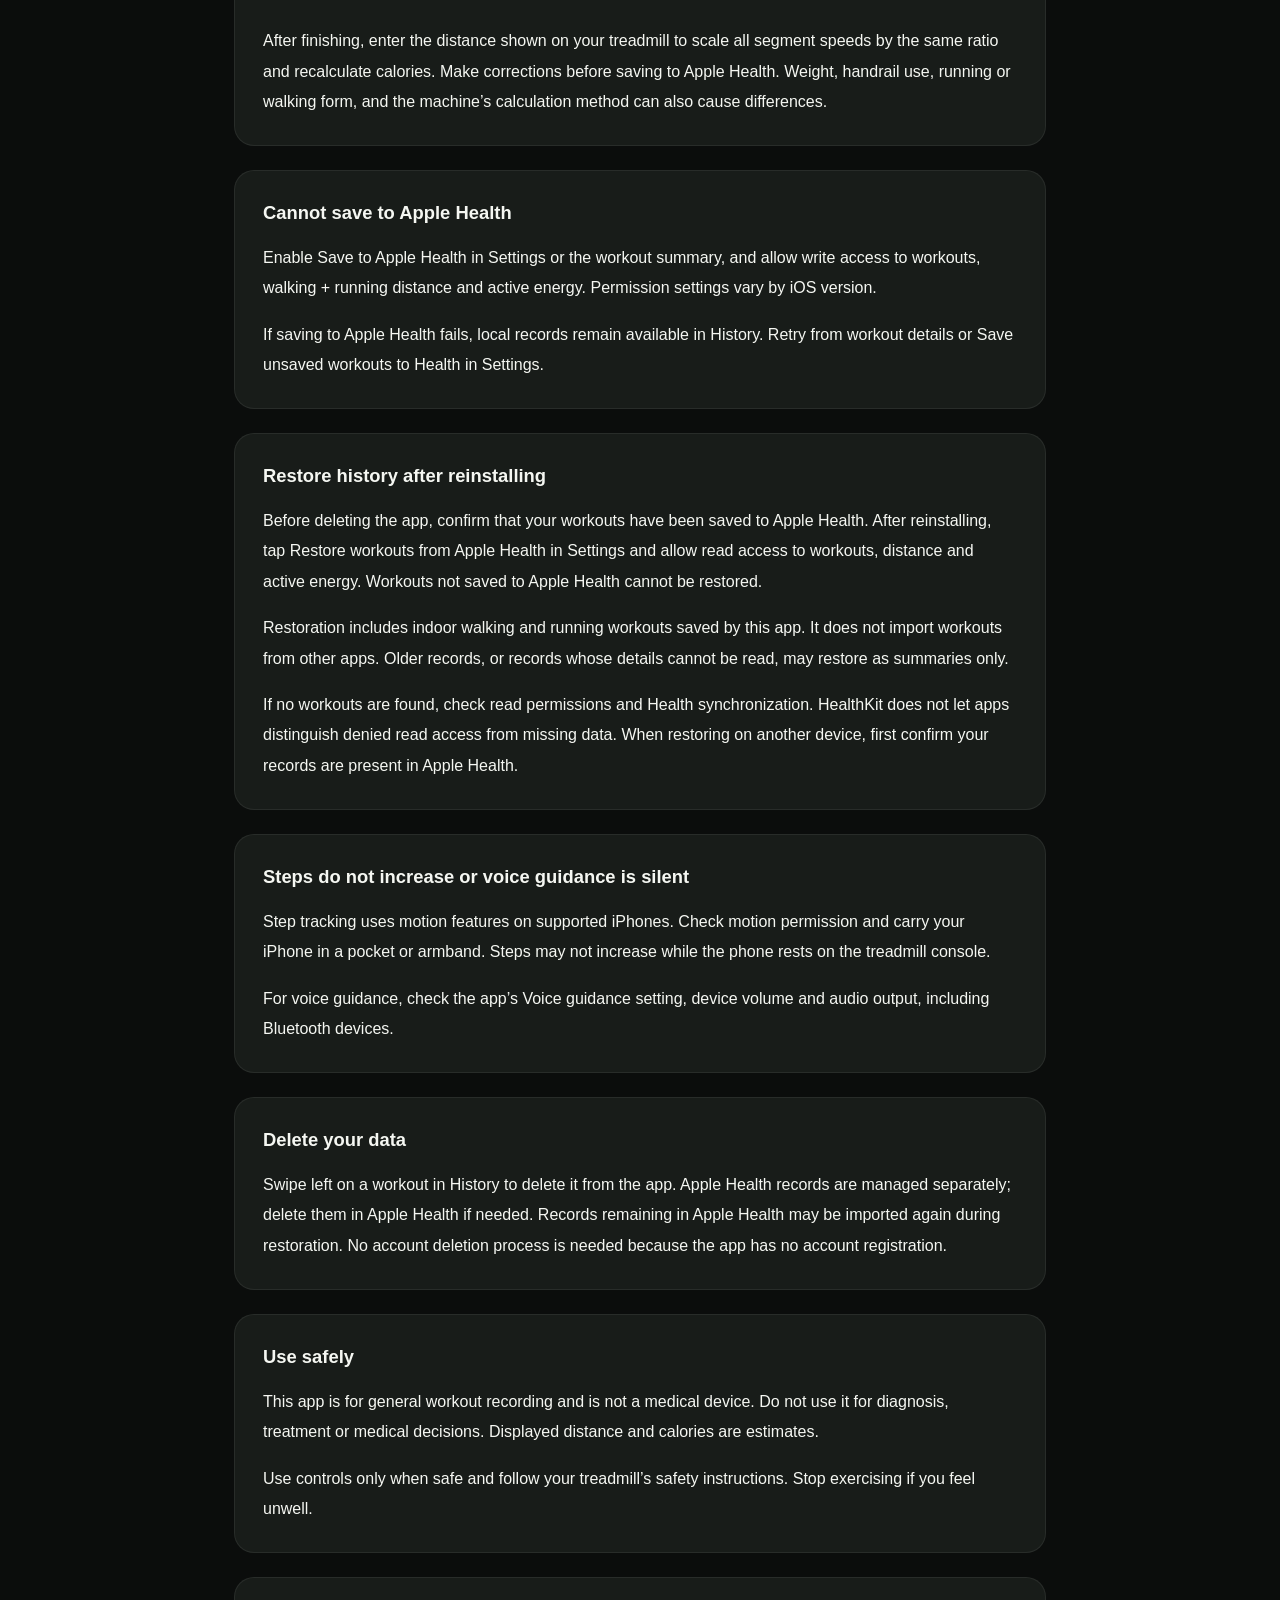
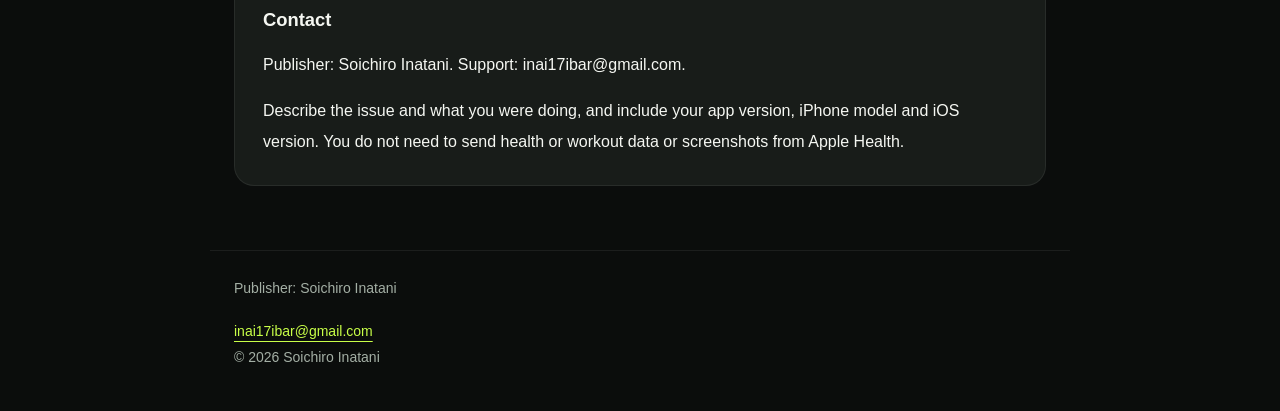
<file: docs/en/support.html>
<!doctype html>
<html lang="en">
<head>
  <meta charset="utf-8">
  <meta name="viewport" content="width=device-width, initial-scale=1">
  <meta name="color-scheme" content="dark">
  <meta name="description" content="Help and privacy information for Treadmill, an indoor walking and running workout tracker.">
  <title>Help &amp; support | Treadmill</title>
  <link rel="canonical" href="https://inai17ibar.github.io/treadmill-tracker-ios/en/support.html">
  <link rel="alternate" hreflang="ja" href="https://inai17ibar.github.io/treadmill-tracker-ios/support.html">
  <link rel="alternate" hreflang="en" href="https://inai17ibar.github.io/treadmill-tracker-ios/en/support.html">
  <link rel="icon" href="../icon.png" type="image/png">
  <link rel="stylesheet" href="../style.css">
</head>
<body>
  <a class="skip" href="#main">Skip to content</a>
  <header><a class="brand" href="index.html"><img src="../icon.png" alt="" width="48" height="48">Treadmill</a>
  <nav aria-label="Main navigation"><a href="support.html">Support</a><a href="privacy.html">Privacy</a><a href="../support.html" lang="ja">日本語</a></nav></header>
  <main id="main"><p class="eyebrow">TREADMILL TRACKER</p><h1>Help &amp; support</h1><p class="updated">Updated: 2026-10-12</p>
<section><h2>Start a workout</h2><p>Enter the speed and incline set on your treadmill, then tap Start. Whenever you adjust the machine, update the app to match. The app does not control the treadmill.</p><p>Choose a program for timed speed and incline guidance with speech and haptics. Change the actual treadmill settings yourself. Units, weight and voice guidance can be changed in Settings. The app follows your iPhone’s preferred supported language (English or Japanese); you can change its language in iOS Settings.</p></section>
<section><h2>Apple Watch guide (development version)</h2><p>Watch linking is available in the Watch-enabled version currently in development. Install Treadmill on your paired Apple Watch. On iPhone, open Settings → Apple Watch Heart Rate Guide, choose a suitable target range and tap “Use this target range on Watch”. Enable “Link iPhone workouts with Watch”.</p><p>Wear and unlock your Watch. Open the Watch app once and review the requested Health permissions. Starting a workout on iPhone requests a workout on Watch. Confirm that Watch shows its workout screen and heart rate. Wearing Watch alone does not start continuous monitoring.</p><p>Enter treadmill speed and incline on iPhone. Pause, resume and finish from iPhone, then save the summary on iPhone. During a linked workout, Watch does not save a separate Apple Health workout. Heart data arriving later is added to the same workout record. Heart charts are kept in local history; restoring from Apple Health may restore only a summary.</p><p>If disconnected, iPhone keeps recording and Watch continues in its last received state. Stop commands may not reach Watch until reconnection. If needed, tap “End heart-rate measurement” on Watch and separately finish the workout on iPhone.</p><p>If heart rate is missing, open the Watch app and check fit, lock, Health permissions and Bluetooth/Wi-Fi. Configure a target range first and end any separate Watch workout. iPhone recording works on its own; disabling linking stops automatic Watch start requests.</p><p>For Watch-only workouts, start and finish on Watch. Do not separately start another workout on iPhone at the same time. The first two minutes are a warmup; guidance pauses when readings are unavailable. Your target range does not guarantee weight loss. Listen to your body and stop if you feel unwell.</p></section>
<section><h2>Distance or calories differ from the machine</h2><p>Distance is calculated from entered speed and time. Calories are estimated from weight, speed and incline using ACSM metabolic equations. The app does not measure distance with GPS or communicate with the treadmill.</p><p>After finishing, enter the distance shown on your treadmill to scale all segment speeds by the same ratio and recalculate calories. Make corrections before saving to Apple Health. Weight, handrail use, running or walking form, and the machine’s calculation method can also cause differences.</p></section>
<section><h2>Cannot save to Apple Health</h2><p>Enable Save to Apple Health in Settings or the workout summary, and allow write access to workouts, walking + running distance and active energy. Permission settings vary by iOS version.</p><p>If saving to Apple Health fails, local records remain available in History. Retry from workout details or Save unsaved workouts to Health in Settings.</p></section>
<section><h2>Restore history after reinstalling</h2><p>Before deleting the app, confirm that your workouts have been saved to Apple Health. After reinstalling, tap Restore workouts from Apple Health in Settings and allow read access to workouts, distance and active energy. Workouts not saved to Apple Health cannot be restored.</p><p>Restoration includes indoor walking and running workouts saved by this app. It does not import workouts from other apps. Older records, or records whose details cannot be read, may restore as summaries only.</p><p>If no workouts are found, check read permissions and Health synchronization. HealthKit does not let apps distinguish denied read access from missing data. When restoring on another device, first confirm your records are present in Apple Health.</p></section>
<section><h2>Steps do not increase or voice guidance is silent</h2><p>Step tracking uses motion features on supported iPhones. Check motion permission and carry your iPhone in a pocket or armband. Steps may not increase while the phone rests on the treadmill console.</p><p>For voice guidance, check the app’s Voice guidance setting, device volume and audio output, including Bluetooth devices.</p></section>
<section><h2>Delete your data</h2><p>Swipe left on a workout in History to delete it from the app. Apple Health records are managed separately; delete them in Apple Health if needed. Records remaining in Apple Health may be imported again during restoration. No account deletion process is needed because the app has no account registration.</p></section>
<section><h2>Use safely</h2><p>This app is for general workout recording and is not a medical device. Do not use it for diagnosis, treatment or medical decisions. Displayed distance and calories are estimates.</p><p>Use controls only when safe and follow your treadmill’s safety instructions. Stop exercising if you feel unwell.</p></section>
<section><h2>Contact</h2><p>Publisher: Soichiro Inatani. Support: inai17ibar@gmail.com.</p><p>Describe the issue and what you were doing, and include your app version, iPhone model and iOS version. You do not need to send health or workout data or screenshots from Apple Health.</p></section></main>
  <footer><p>Publisher: Soichiro Inatani</p><a href="mailto:inai17ibar@gmail.com">inai17ibar@gmail.com</a>
  <p>© 2026 Soichiro Inatani</p></footer>
</body>
</html>
</file>
<file: docs/style.css>
:root{color-scheme:dark;--bg:#0b0d0c;--panel:#181c19;--text:#f5f7f2;--muted:#a4afa5;--lime:#c8ff48}*{box-sizing:border-box}body{margin:0;background:var(--bg);color:var(--text);font-family:-apple-system,BlinkMacSystemFont,"Hiragino Kaku Gothic ProN","Noto Sans JP",sans-serif;line-height:1.9;overflow-wrap:anywhere}header,main,footer{max-width:860px;margin:auto;padding:24px}header{display:flex;align-items:center;justify-content:space-between;gap:24px;border-bottom:1px solid #ffffff12}.brand{display:flex;align-items:center;gap:12px;font-weight:750;text-decoration:none;color:var(--text)}.brand img{border-radius:12px}nav{display:flex;gap:20px;font-size:.875rem}a{color:var(--lime);text-underline-offset:5px}a:hover{text-decoration-thickness:2px}a:focus-visible{outline:3px solid var(--lime);outline-offset:5px;border-radius:3px}main{padding-top:64px;padding-bottom:64px}.eyebrow{font-size:.75rem;letter-spacing:.22em;color:var(--lime);font-weight:750}h1{font-size:clamp(1.75rem,5vw,2.9rem);line-height:1.4;margin:16px 0 24px;letter-spacing:-.03em}h2{font-size:1.15rem;line-height:1.5;margin:0 0 16px}section{background:var(--panel);border:1px solid #ffffff12;border-radius:20px;padding:28px;margin-top:24px}p{margin:0 0 16px}p:last-child{margin-bottom:0}.updated,footer{color:var(--muted);font-size:.875rem}.lead{font-size:1.2rem;color:var(--muted)}.links{display:grid;gap:16px;margin-top:24px}.links a{padding:20px 24px;border-radius:16px;background:var(--lime);color:var(--bg);font-weight:700;text-decoration:none}footer{border-top:1px solid #ffffff12;padding-bottom:40px}.skip{position:absolute;top:-100px;left:16px;padding:12px;background:var(--lime);color:var(--bg)}.skip:focus{top:12px}@media(max-width:540px){header{align-items:flex-start;flex-direction:column;gap:16px}header,main,footer{padding-left:20px;padding-right:20px}main{padding-top:36px}section{padding:22px}}
</file>
